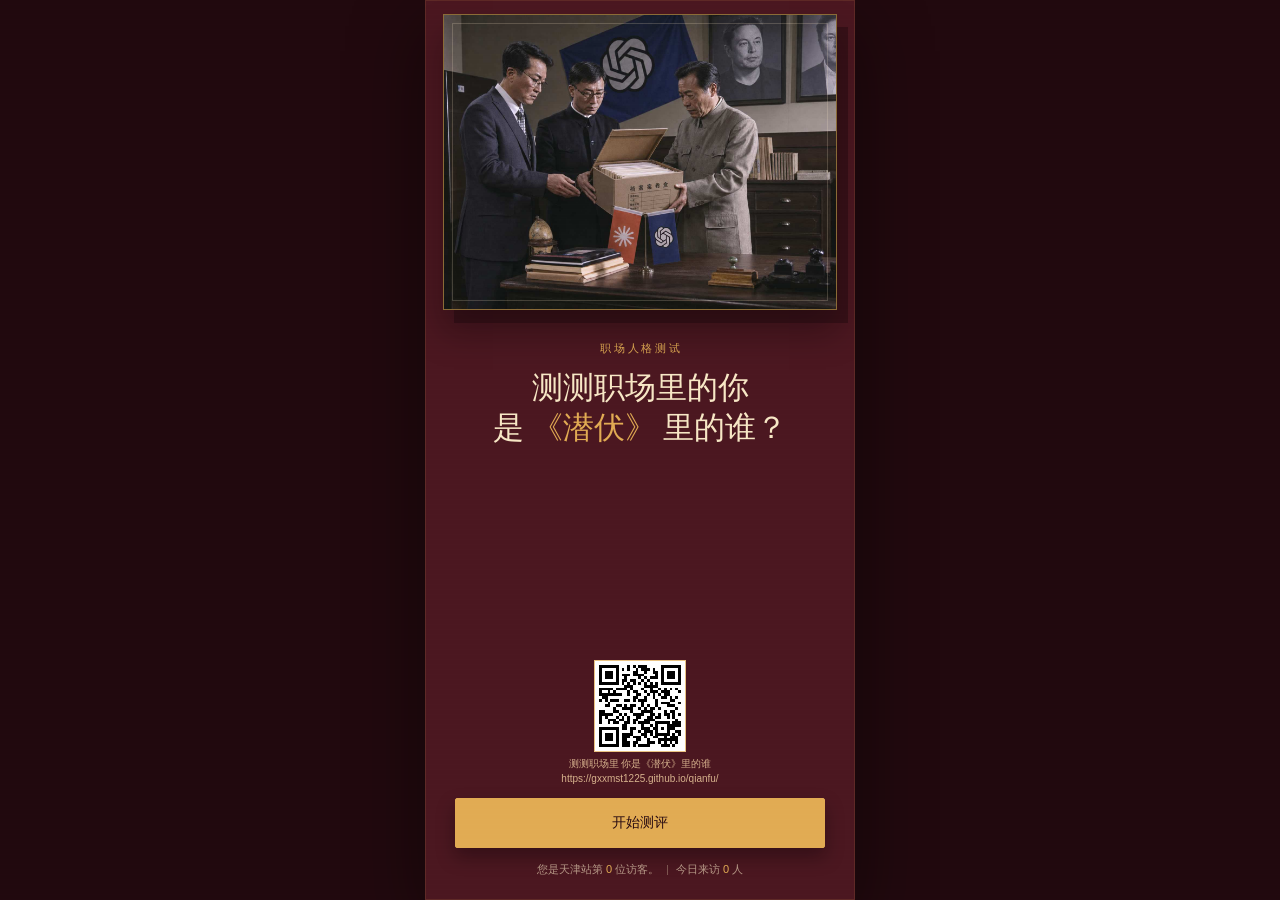
<file: index.html>
<!doctype html>
<html lang="zh-CN">
<head>
  <meta charset="utf-8">
  <meta name="viewport" content="width=device-width, initial-scale=1, viewport-fit=cover">
  <title>测测职场里的你，是《潜伏》里的谁？</title>
  <link rel="stylesheet" href="styles.css">
</head>
<body data-page="home">
  <main class="page home-page">
    <section class="home-photo">
      <img src="素材图片/新的封面.jpg" alt="三人手持档案的测试封面">
    </section>
    <section class="home-copy">
      <p class="eyebrow">职 场 人 格 测 试</p>
      <h1>测测职场里的你<br>是 <em>《潜伏》</em> 里的谁？</h1>
    </section>
    <section class="home-share" aria-label="扫码进入测试">
      <img class="home-share-qr" src="素材图片/qianfu-share-qr.png" alt="扫码打开测测职场里的你，是《潜伏》里的谁" width="480" height="480">
      <div class="home-share-copy">
        <p>测测职场里 你是《潜伏》里的谁</p>
        <p>https://gxxmst1225.github.io/qianfu/</p>
      </div>
    </section>
    <div class="home-action"><a class="poster-button" href="overview.html" data-start-quiz>开始测评</a></div>
    <p class="home-visitor" data-visitor-counter>您是天津站第 <span data-counter-total>0</span> 位访客。<span class="home-visitor-separator">|</span>今日来访 <span data-counter-daily>0</span> 人</p>
  </main>
  <script src="app-data.js"></script>
  <script src="app.js"></script>
</body>
</html>
</file>
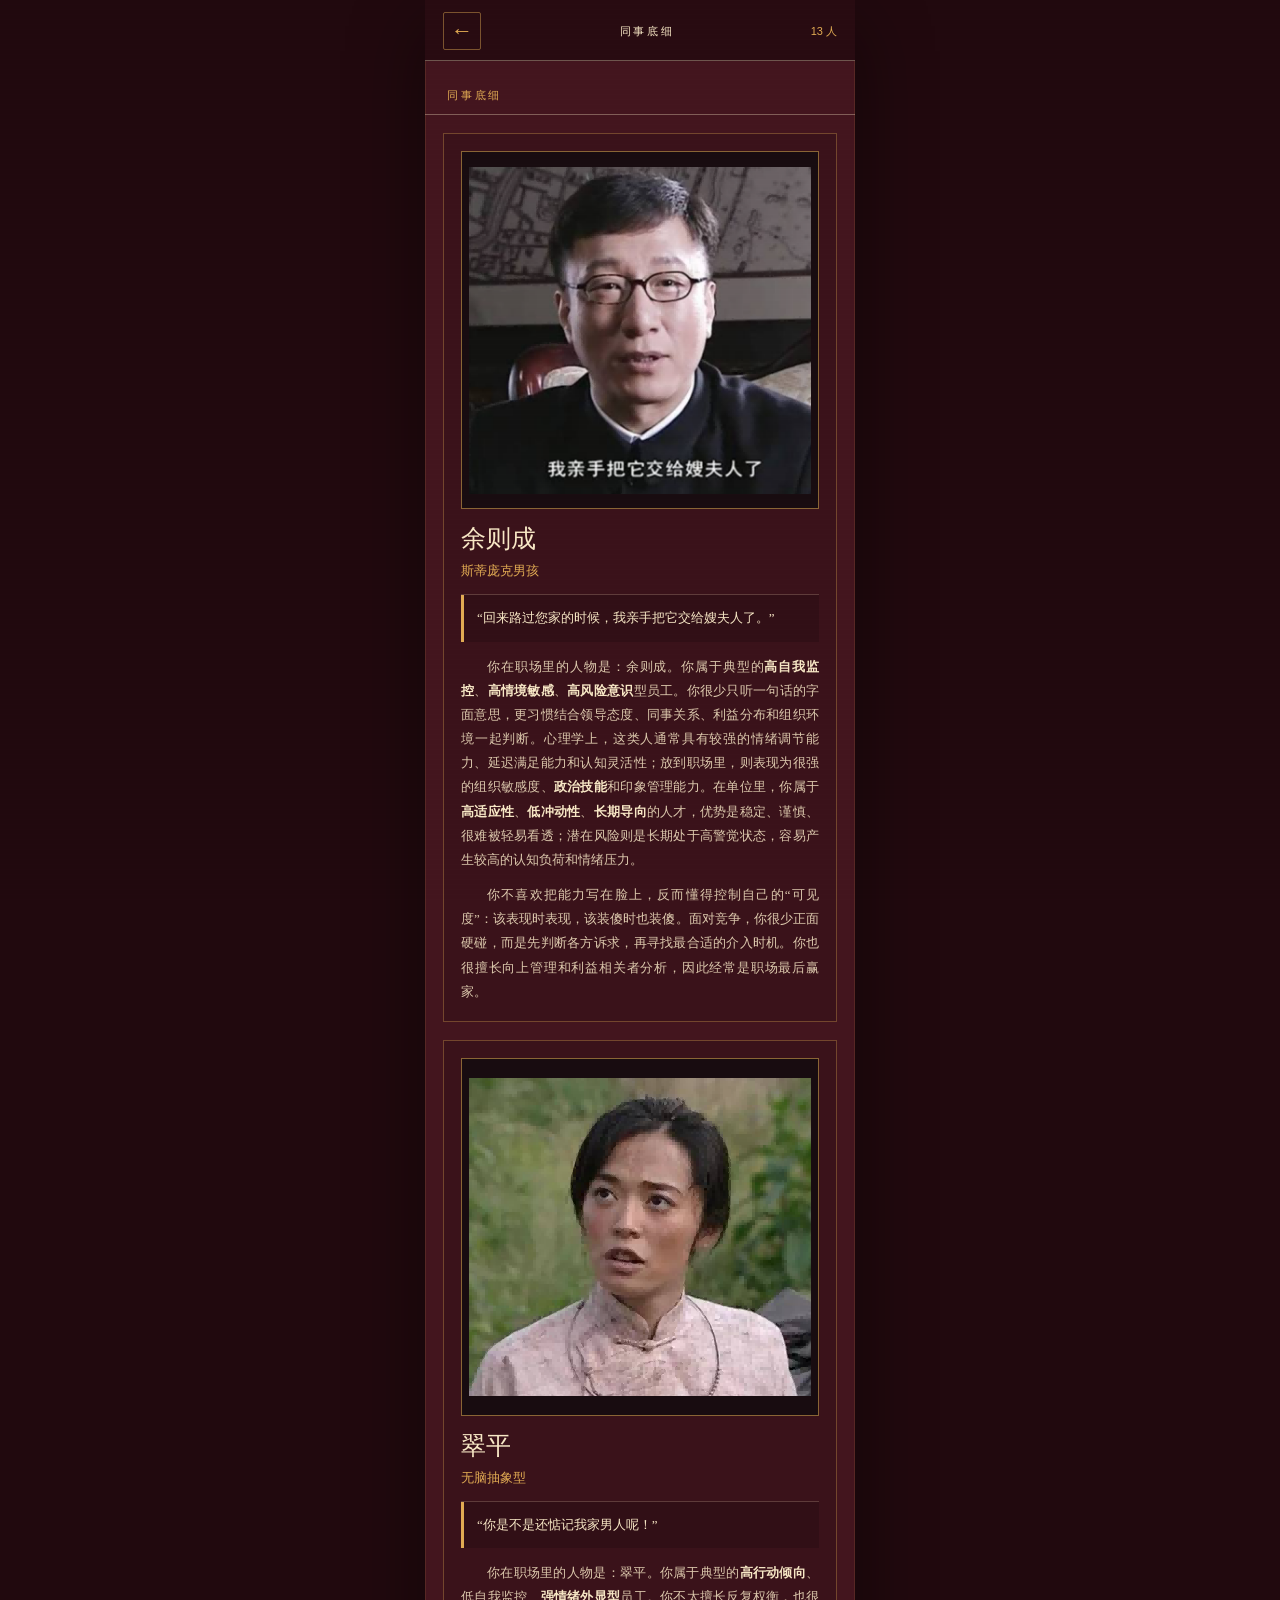
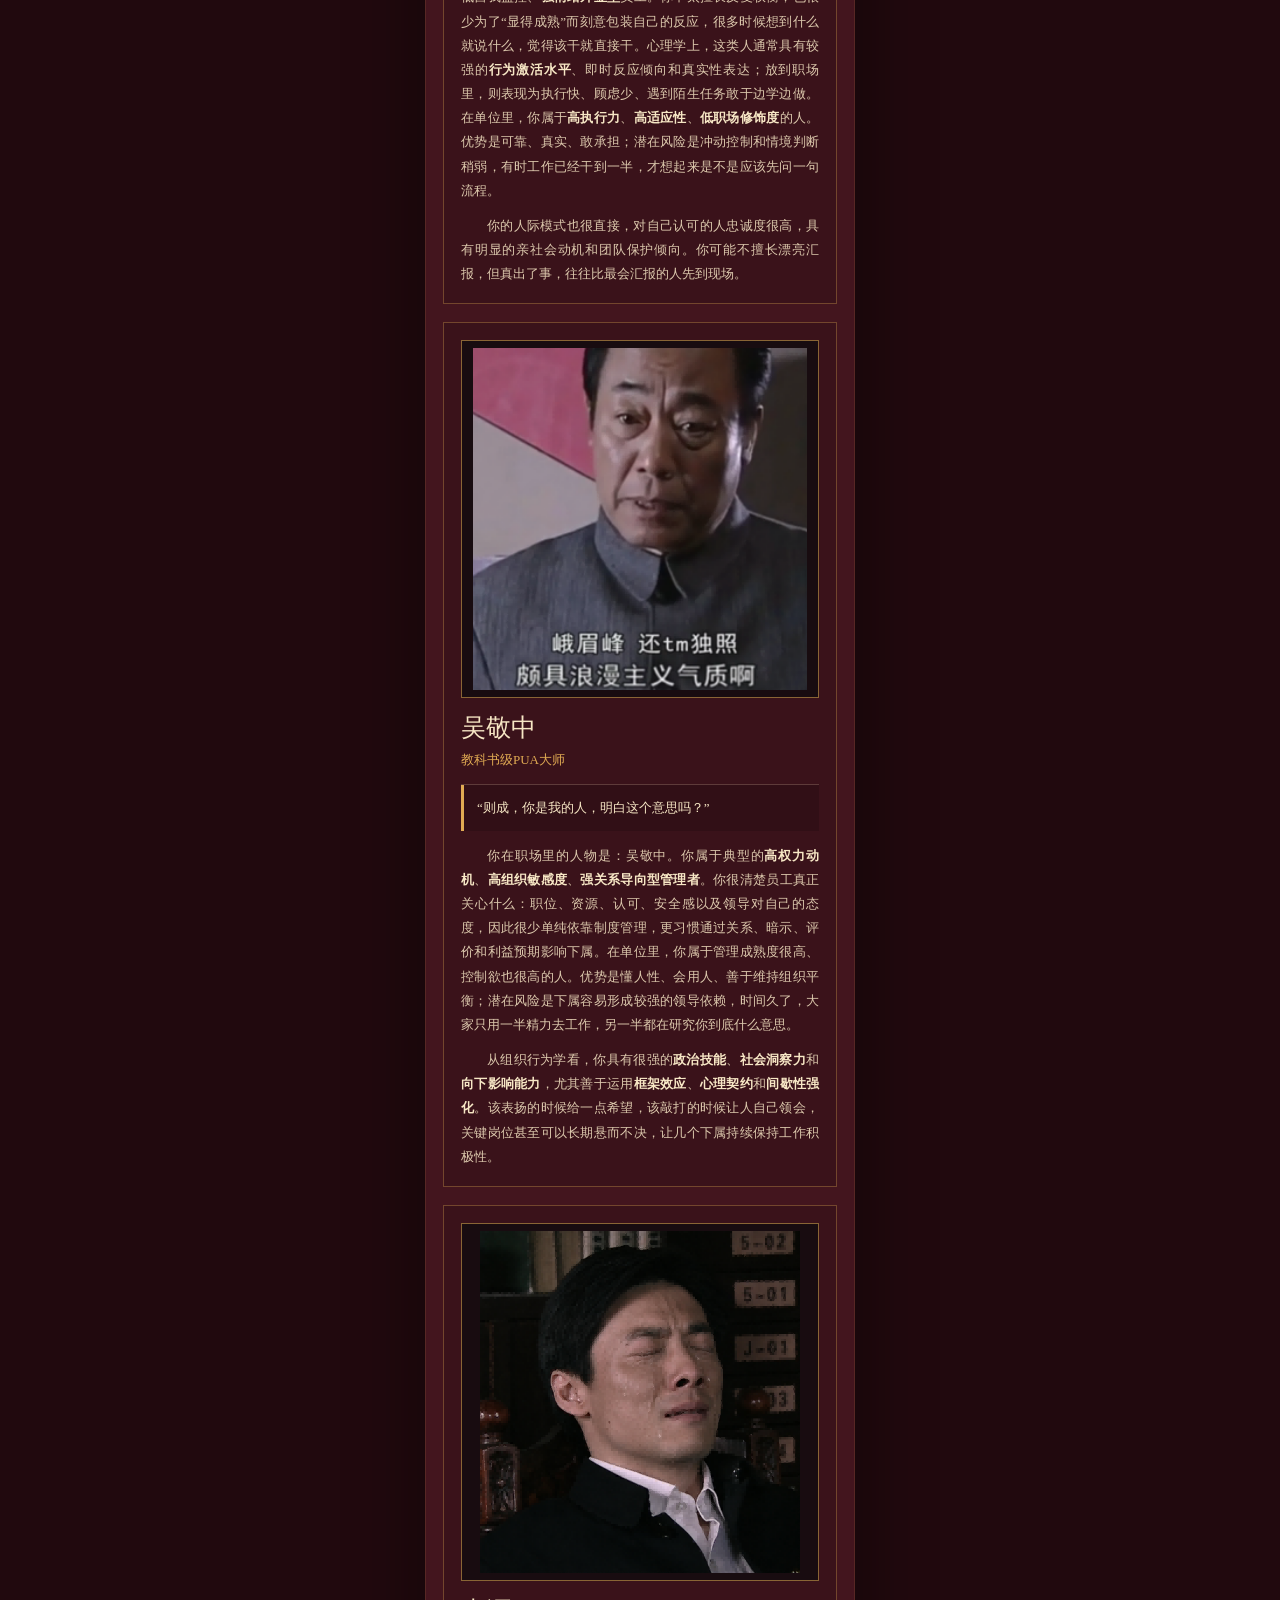
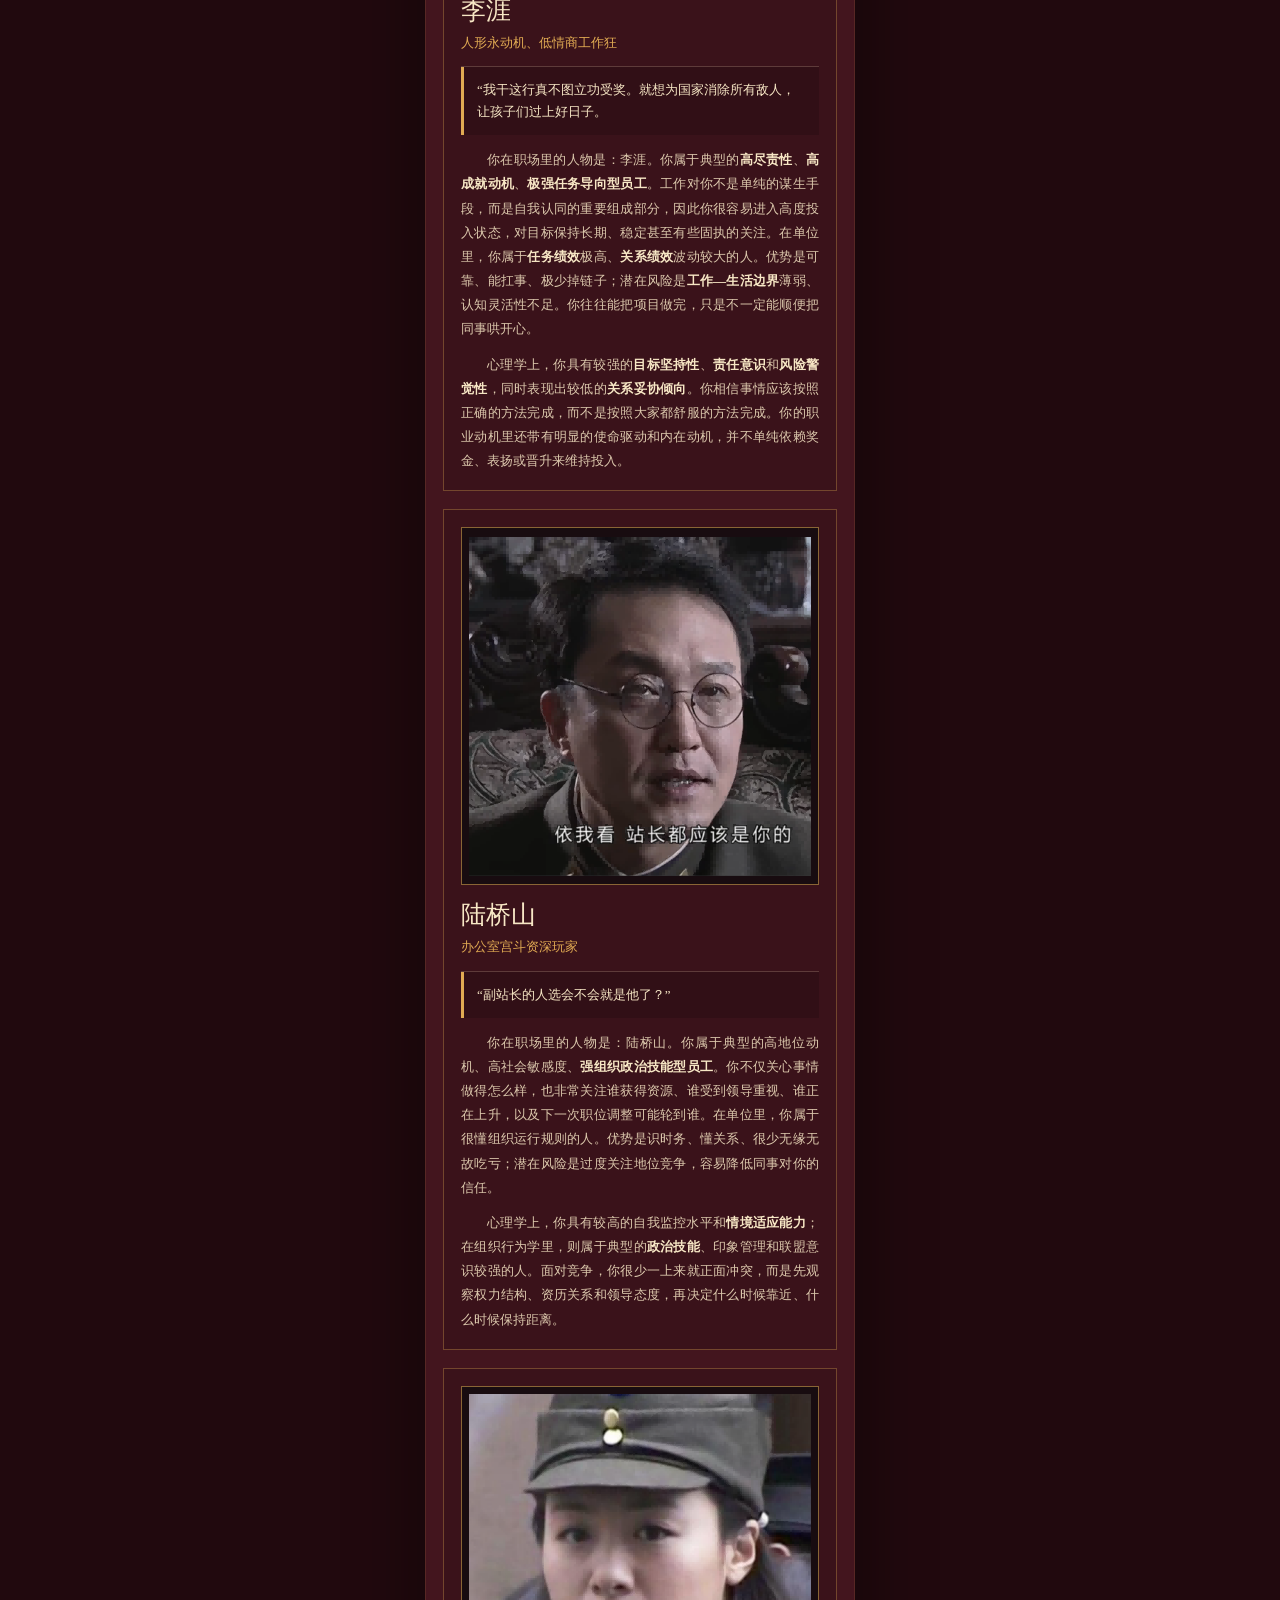
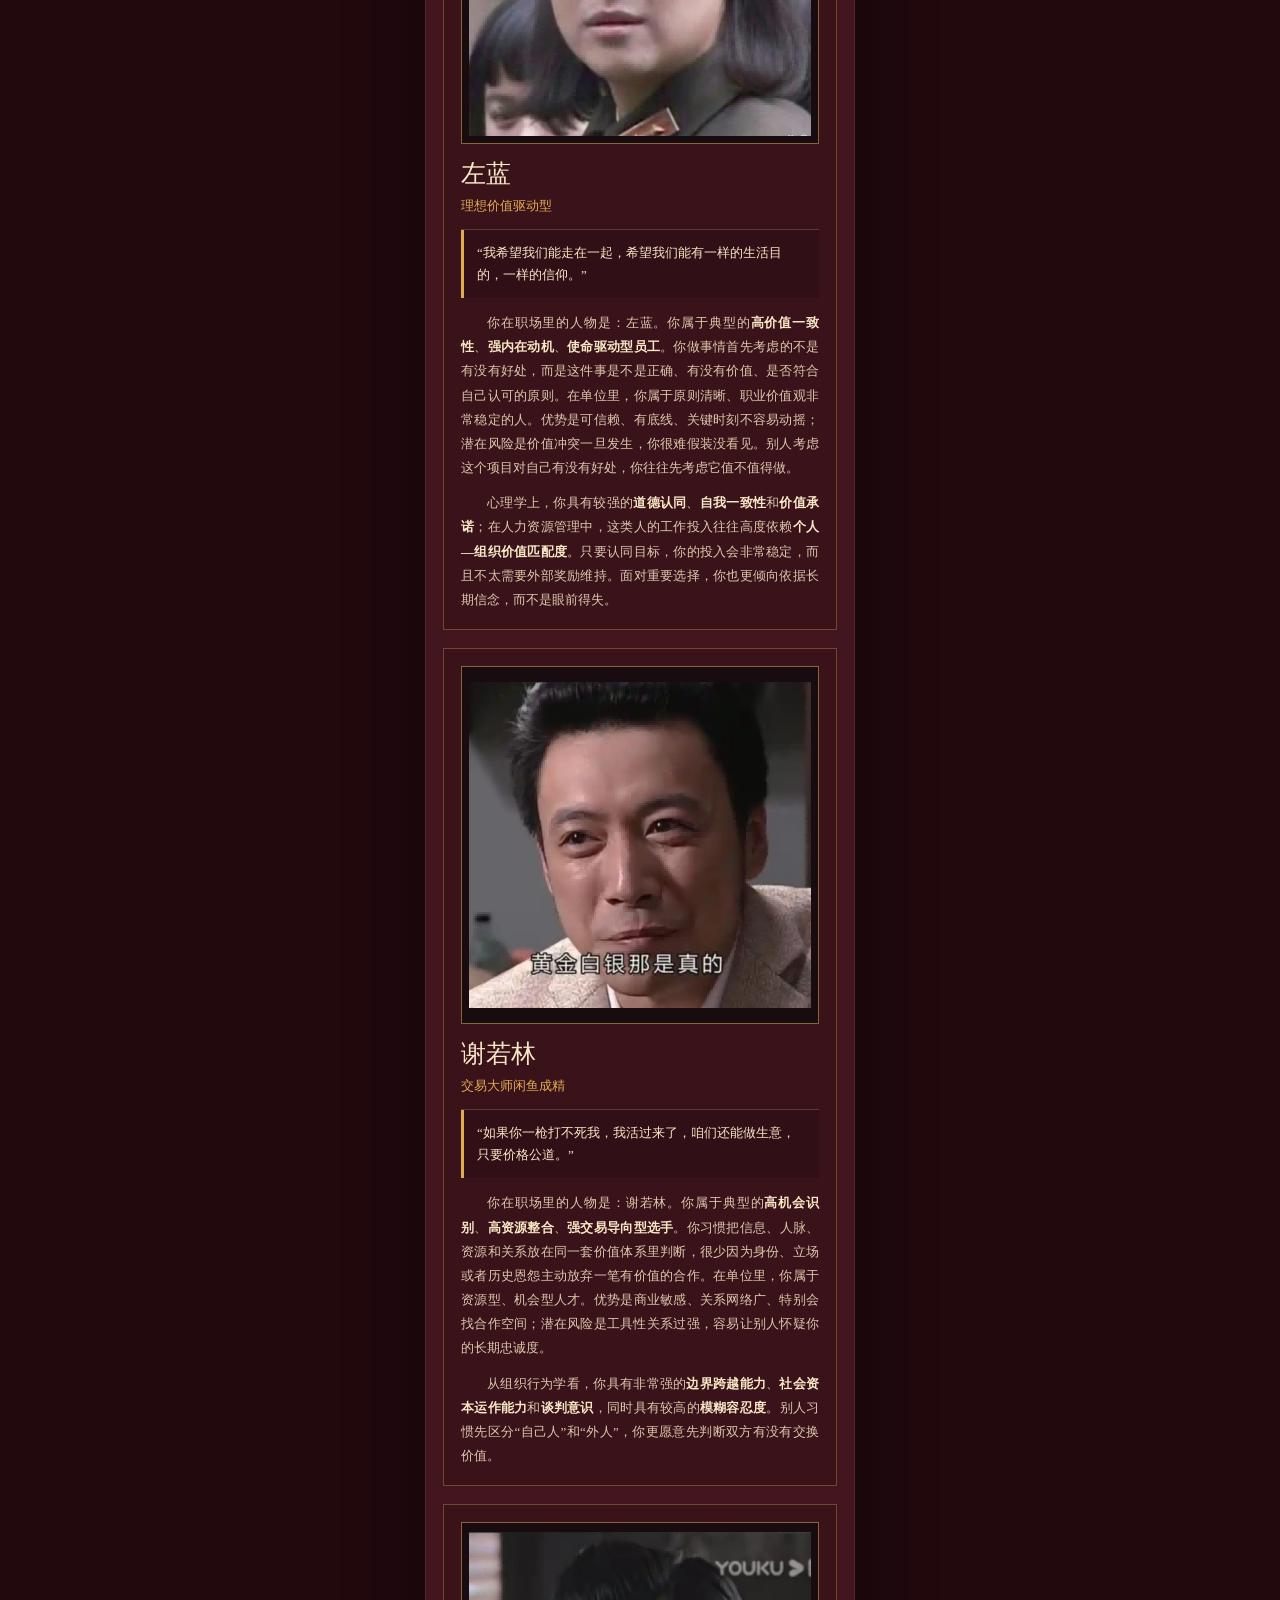
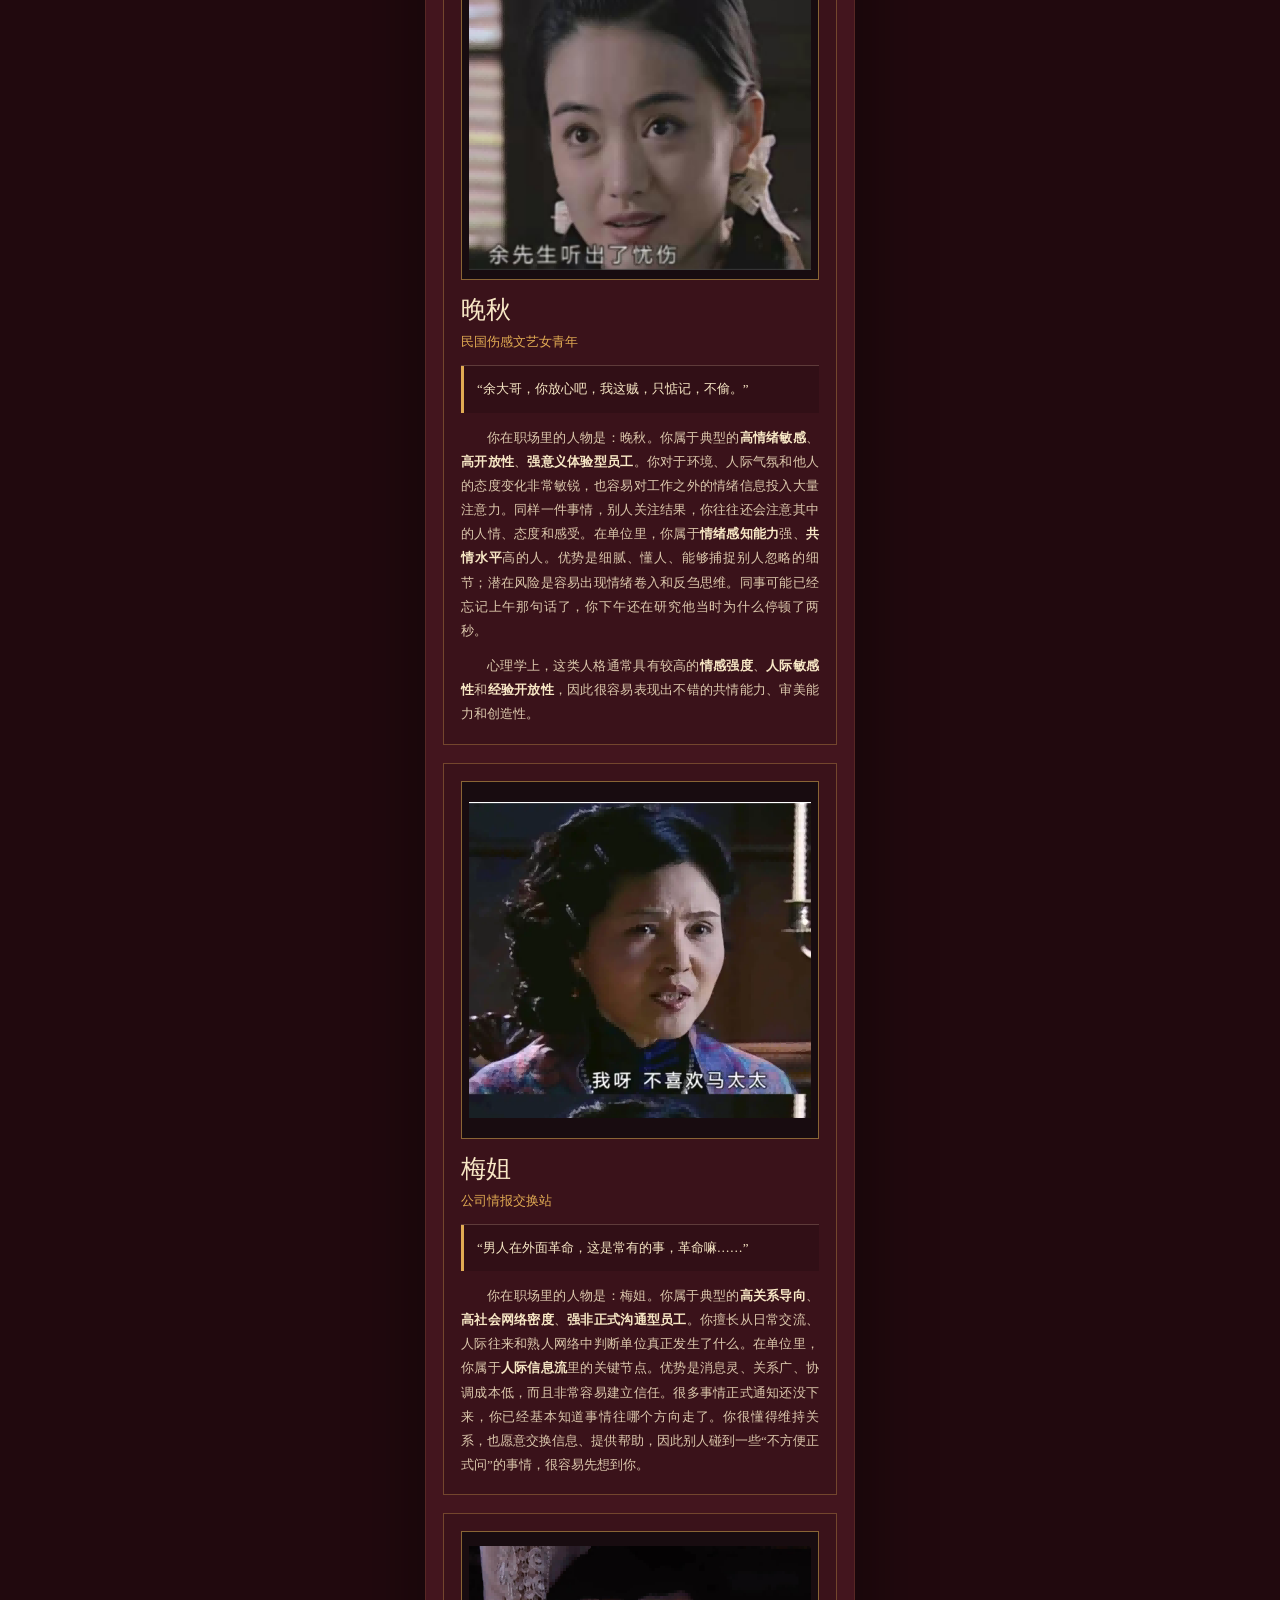
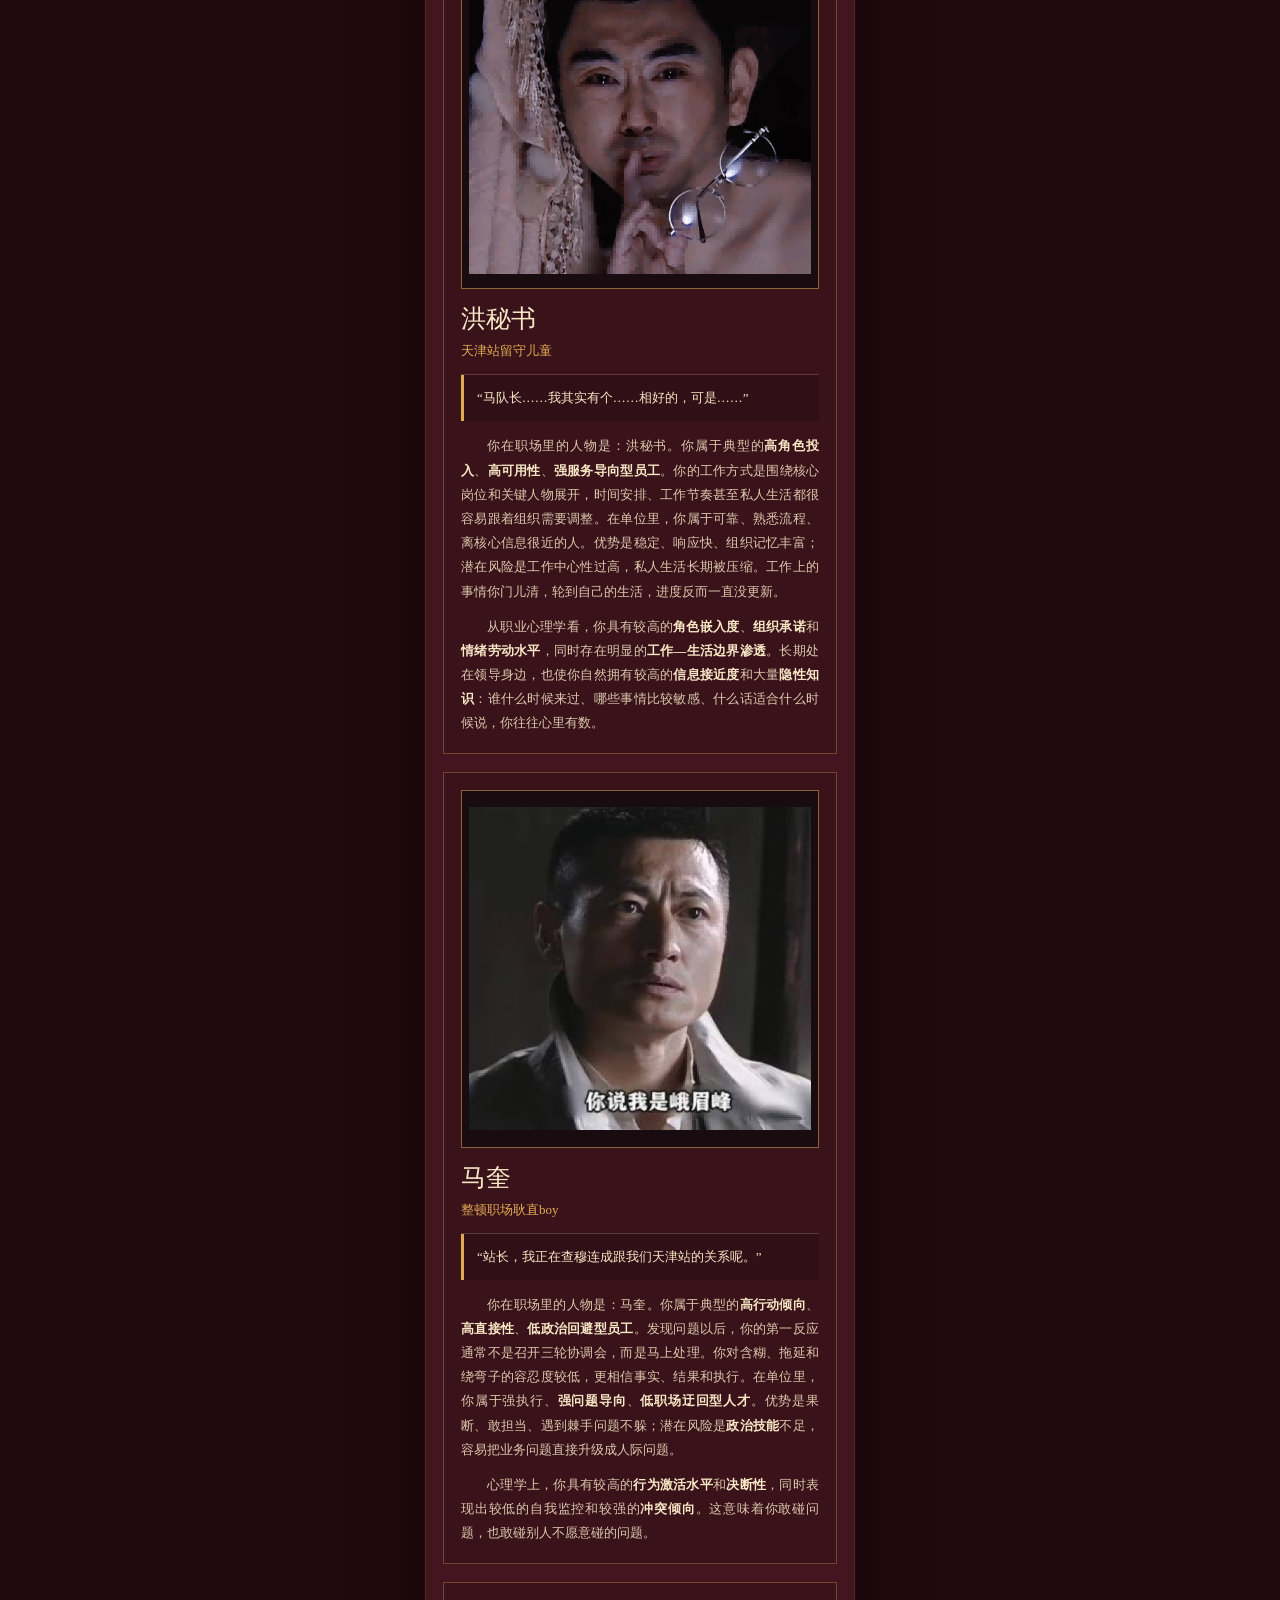
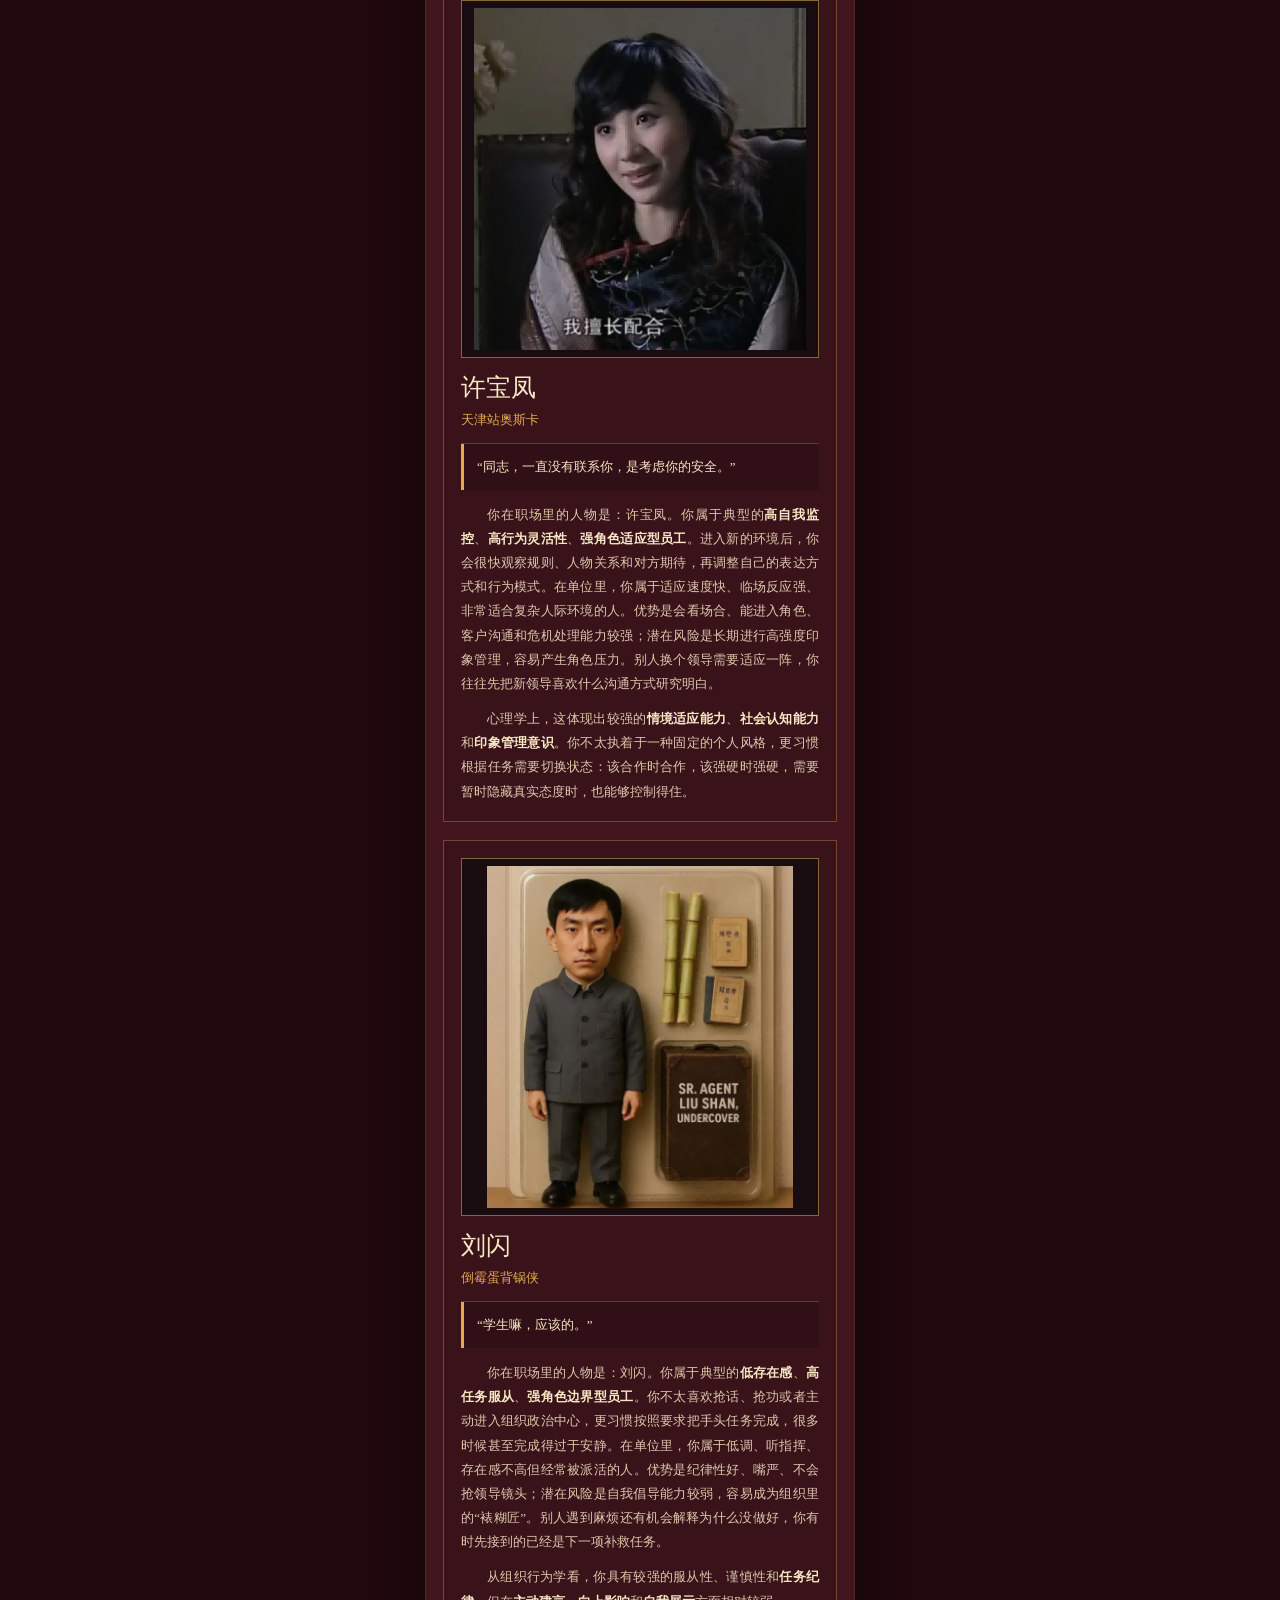
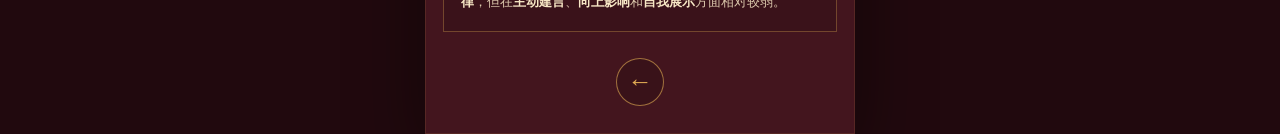
<file: colleagues.html>
<!doctype html>
<html lang="zh-CN">
<head>
  <meta charset="utf-8">
  <meta name="viewport" content="width=device-width, initial-scale=1, viewport-fit=cover">
  <title>同事底细</title>
  <link rel="stylesheet" href="styles.css">
</head>
<body data-page="colleagues">
  <main class="colleagues-page">
    <header class="site-bar colleagues-bar">
      <a class="back-link" href="result.html" aria-label="返回结果页">←</a>
      <span>同 事 底 细</span>
      <span class="minor">13 人</span>
    </header>
    <section class="colleague-intro"><div class="eyebrow">同 事 底 细</div></section>
    <section id="role-list" class="role-list"></section>
    <footer class="colleagues-return"><a class="bottom-back" href="result.html" aria-label="返回结果页" title="返回结果页">←</a></footer>
  </main>
  <script src="app-data.js"></script>
  <script src="app.js"></script>
</body>
</html>
</file>
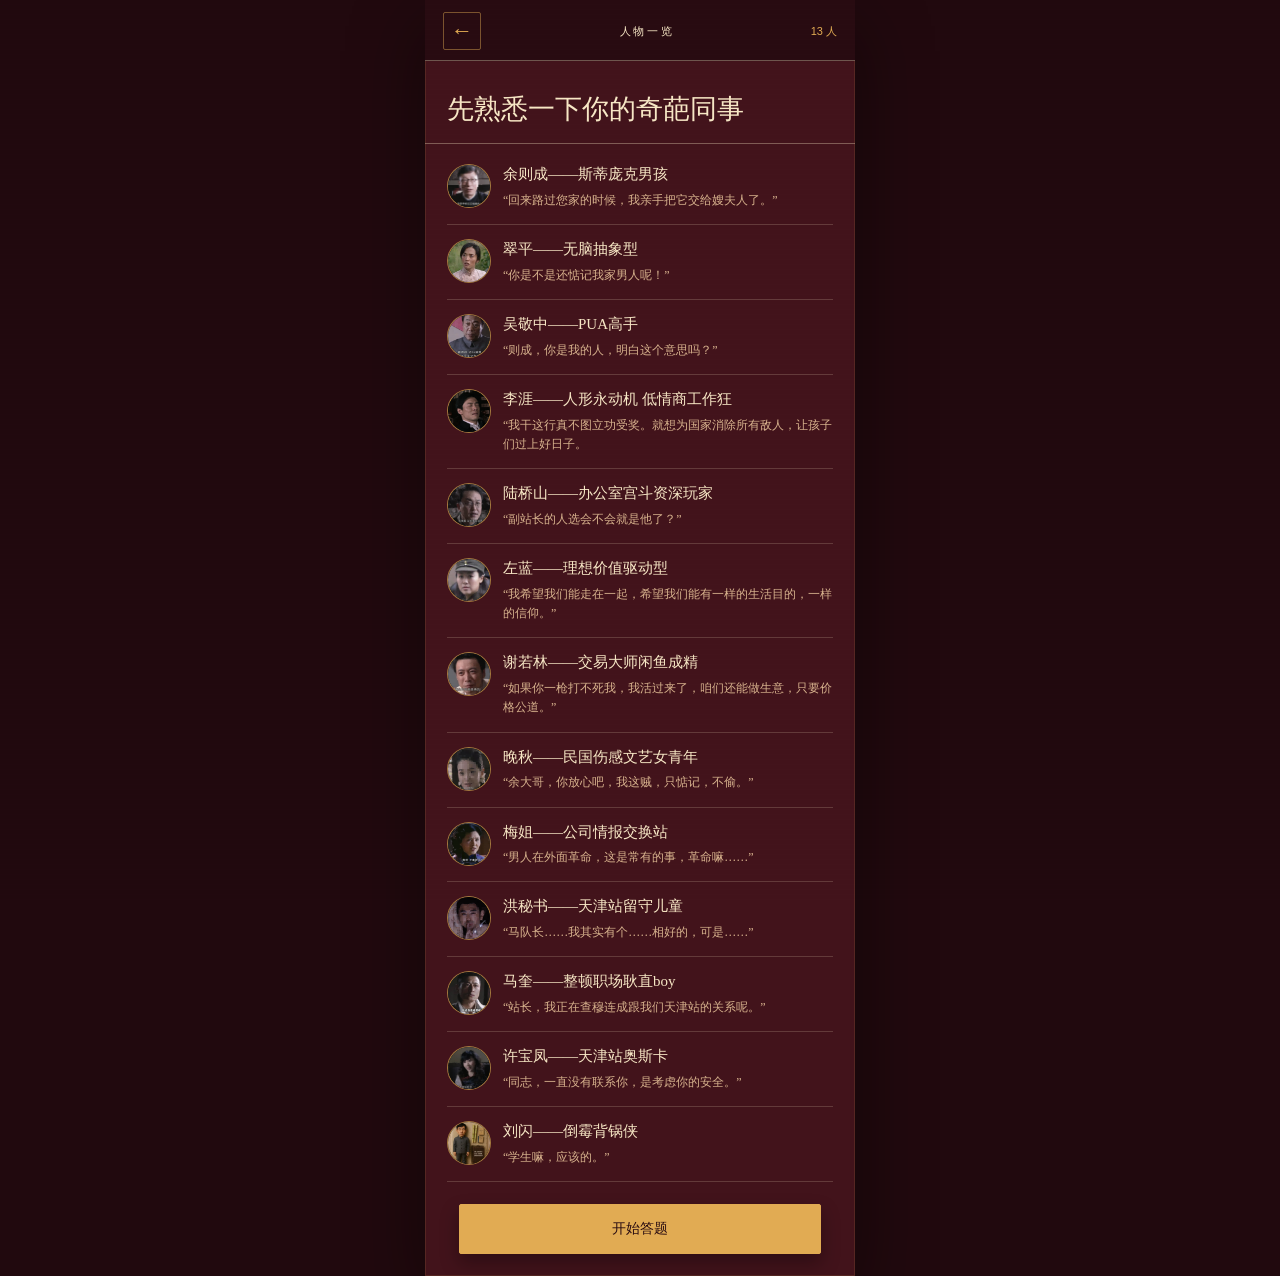
<file: overview.html>
<!doctype html>
<html lang="zh-CN">
<head>
  <meta charset="utf-8">
  <meta name="viewport" content="width=device-width, initial-scale=1, viewport-fit=cover">
  <title>你的同事一览表</title>
  <link rel="stylesheet" href="styles.css">
</head>
<body data-page="overview">
  <main class="page overview-page">
    <header class="site-bar overview-bar">
      <a class="back-link" href="home.html" aria-label="返回首页">←</a>
      <span>人 物 一 览</span>
      <span class="minor">13 人</span>
    </header>
    <section class="overview-intro">
      <h1>先熟悉一下你的奇葩同事</h1>
    </section>
    <section id="overview-list" class="overview-list" aria-label="同事一览表"></section>
    <div class="overview-action"><a class="poster-button" href="quiz.html" data-start-quiz>开始答题</a></div>
  </main>
  <script src="app-data.js"></script>
  <script src="app.js"></script>
</body>
</html>
</file>
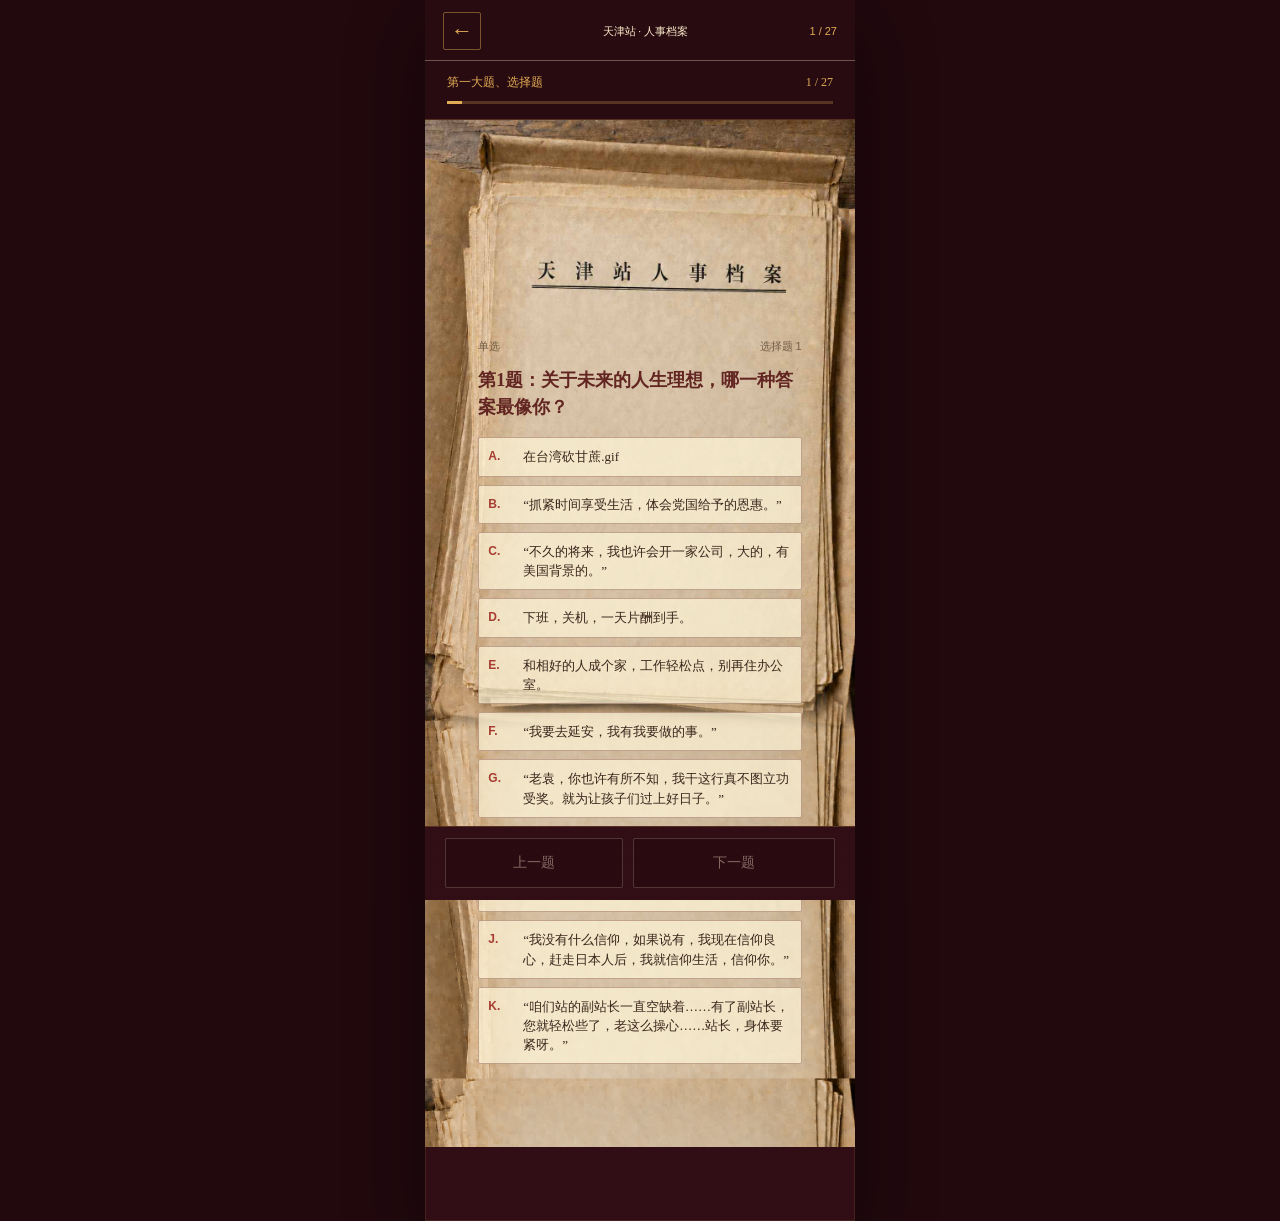
<file: quiz.html>
<!doctype html>
<html lang="zh-CN">
<head>
  <meta charset="utf-8">
  <meta name="viewport" content="width=device-width, initial-scale=1, viewport-fit=cover">
  <title>答题页</title>
  <link rel="stylesheet" href="styles.css">
</head>
<body data-page="quiz">
  <main class="page quiz-page">
    <header class="site-bar quiz-bar">
      <a class="back-link" href="overview.html" aria-label="返回同事一览表">←</a>
      <span>天津站 · 人事档案</span>
      <span id="quiz-count" class="minor">1 / 27</span>
    </header>
    <section class="quiz-head">
      <div class="quiz-head-row"><span id="quiz-section">第一大题 选择题</span><span id="quiz-progress-value">1 / 27</span></div>
      <div class="quiz-progress" aria-hidden="true"><span id="quiz-progress-bar"></span></div>
    </section>
    <div id="quiz-paper-root" class="quiz-paper-root"></div>
    <footer class="quiz-actions">
      <button id="quiz-previous" class="poster-button alt" type="button">上一题</button>
      <button id="quiz-next" class="poster-button" type="button">下一题</button>
    </footer>
  </main>
  <script src="app-data.js"></script>
  <script src="app.js"></script>
</body>
</html>
</file>
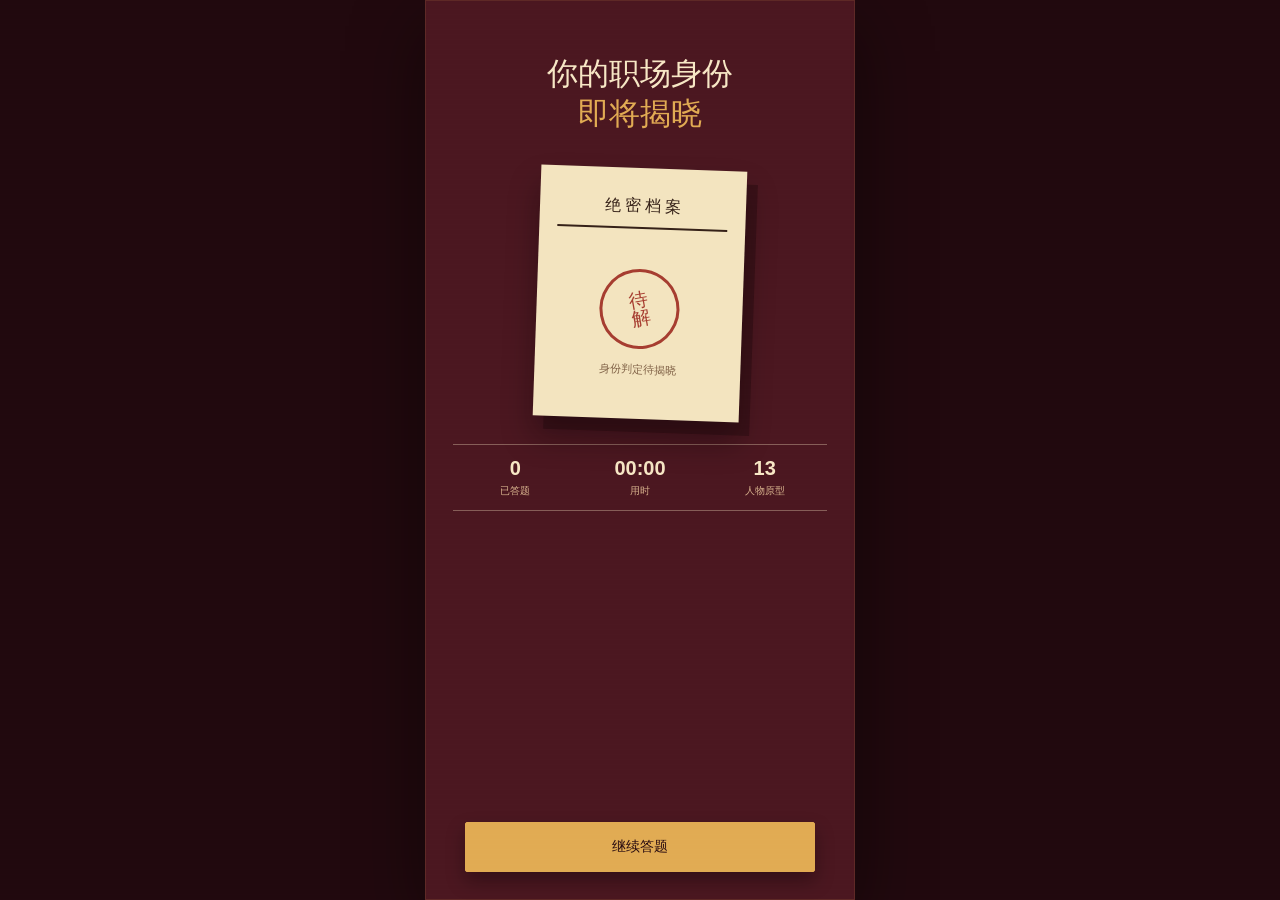
<file: ready.html>
<!doctype html>
<html lang="zh-CN">
<head>
  <meta charset="utf-8">
  <meta name="viewport" content="width=device-width, initial-scale=1, viewport-fit=cover">
  <title>准备看结果</title>
  <link rel="stylesheet" href="styles.css">
</head>
<body data-page="ready">
  <main class="page ready-page">
    <section class="ready-core">
      <h1>你的职场身份<br><em>即将揭晓</em></h1>
      <div class="ready-file" aria-hidden="true"><div class="ready-stamp">待<br>解</div></div>
      <div class="ready-stats">
        <div><b id="ready-answered">0</b><span>已答题</span></div>
        <div><b id="ready-time">00:00</b><span>用时</span></div>
        <div><b id="ready-total">13</b><span>人物原型</span></div>
      </div>
    </section>
    <div class="ready-action"><a id="ready-action" class="poster-button" href="result.html">打开最终档案</a></div>
  </main>
  <script src="app-data.js"></script>
  <script src="app.js"></script>
</body>
</html>
</file>
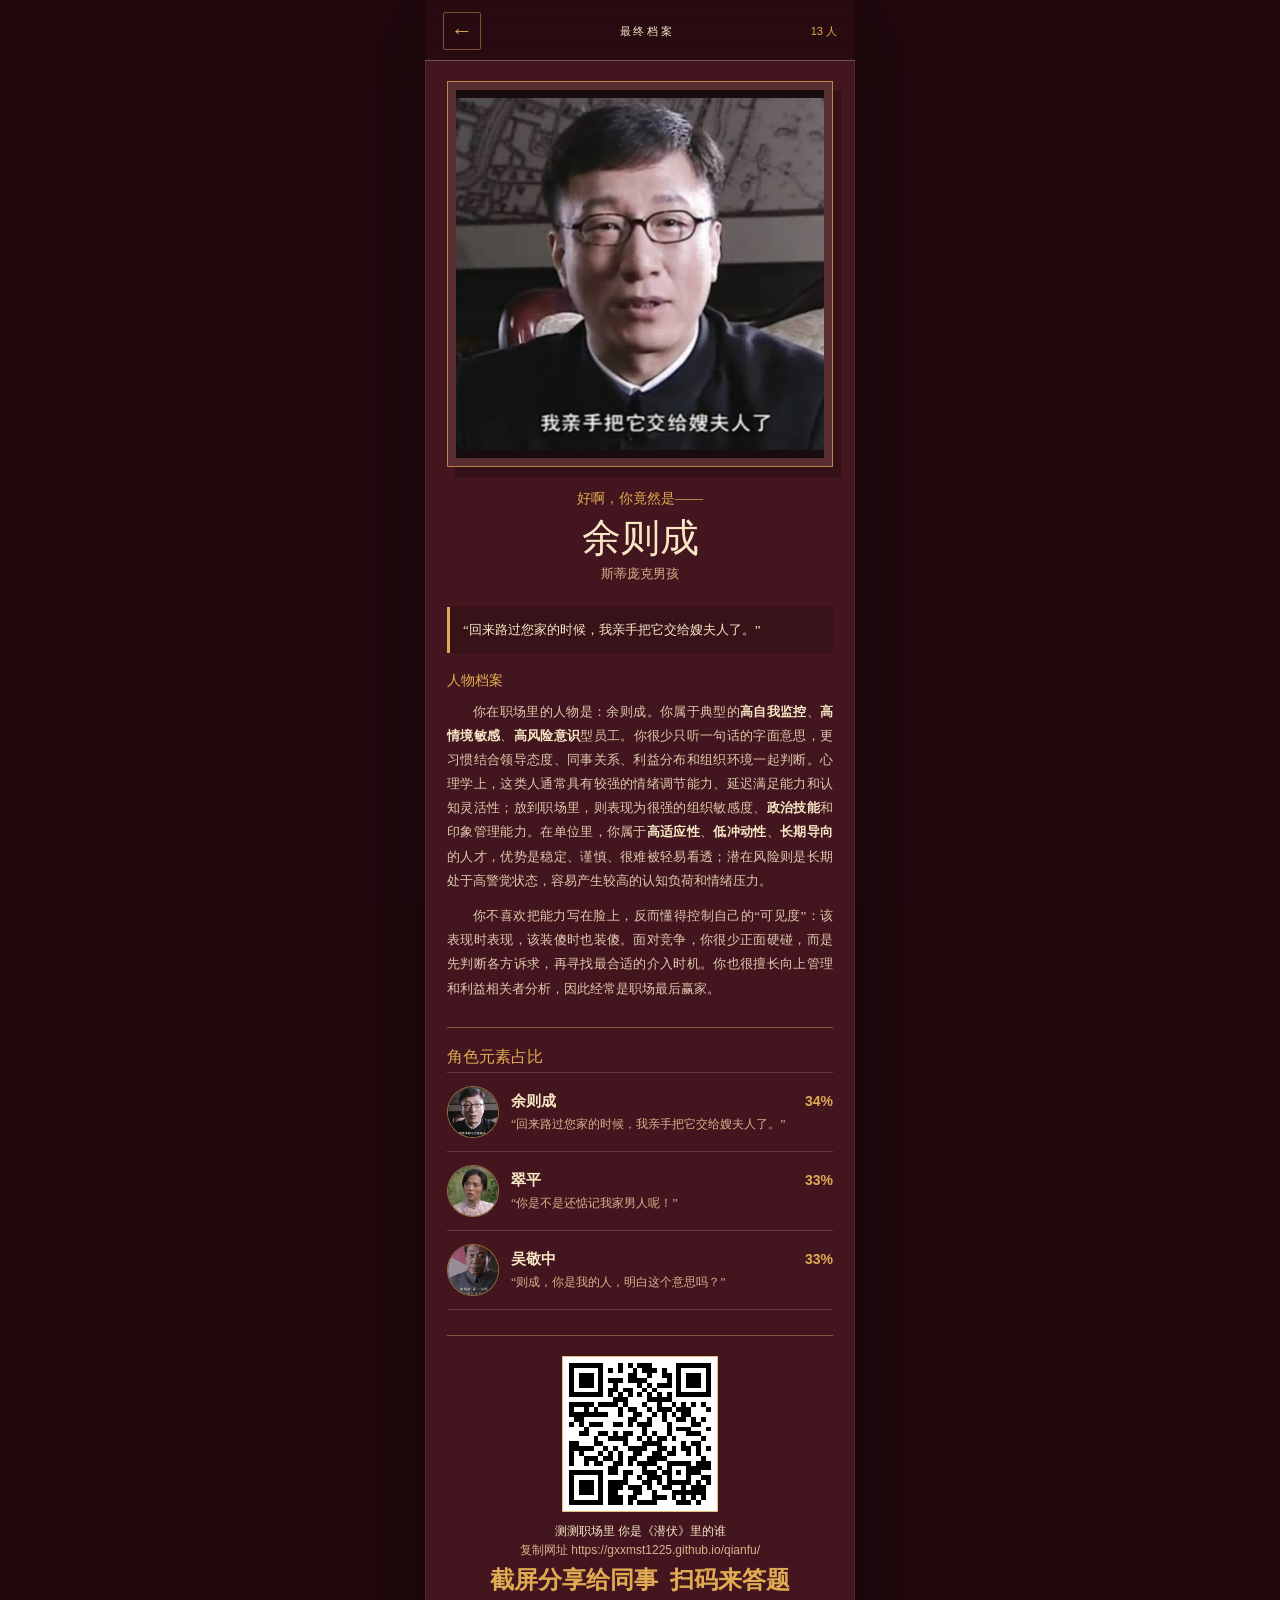
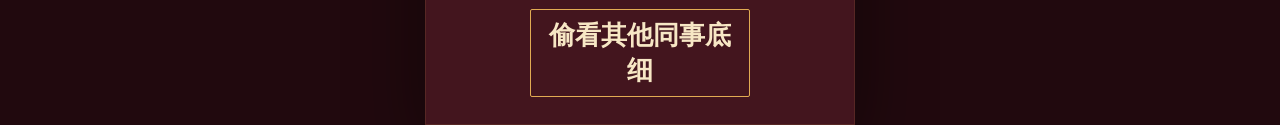
<file: result.html>
<!doctype html>
<html lang="zh-CN">
<head>
  <meta charset="utf-8">
  <meta name="viewport" content="width=device-width, initial-scale=1, viewport-fit=cover">
  <title>结果页</title>
  <link rel="stylesheet" href="styles.css">
</head>
<body data-page="result">
  <main class="page result-page">
    <header class="site-bar result-bar"><a class="back-link" href="ready.html" aria-label="返回准备看结果页">←</a><span>最 终 档 案</span><span class="minor">13 人</span></header>
    <div id="result-root" class="result-root"></div>
  </main>
  <script src="app-data.js"></script>
  <script src="app.js"></script>
</body>
</html>
</file>
<file: styles.css>
* {
  box-sizing: border-box;
}

:root {
  --wine: #4c1720;
  --wine-deep: #280b11;
  --wine-light: #6b2731;
  --gold: #e1ab53;
  --cream: #f7e7c5;
  --paper: #f3e4bf;
  --ink: #352118;
  --muted: #d7b28d;
  --line: rgba(247, 231, 197, 0.34);
  --shadow: rgba(10, 3, 5, 0.34);
}

html {
  min-height: 100%;
  background: var(--wine-deep);
}

body {
  min-width: 0;
  min-height: 100svh;
  margin: 0;
  color: var(--cream);
  background: var(--wine-deep);
  font-family: Georgia, "Songti SC", "STSong", "SimSun", serif;
  -webkit-font-smoothing: antialiased;
  text-rendering: optimizeLegibility;
}

body::before {
  position: fixed;
  z-index: 20;
  inset: 0;
  pointer-events: none;
  content: "";
  opacity: 0.08;
  background: repeating-linear-gradient(0deg, rgba(255, 255, 255, 0.26) 0 1px, transparent 1px 5px);
  mix-blend-mode: soft-light;
}

a {
  color: inherit;
  text-decoration: none;
}

button {
  border: 0;
  font: inherit;
}

button,
a {
  -webkit-tap-highlight-color: transparent;
}

button:focus-visible,
a:focus-visible {
  outline: 2px solid var(--cream);
  outline-offset: 3px;
}

.page,
.colleagues-page {
  width: 100%;
  max-width: 430px;
  min-height: 100svh;
  position: relative;
  z-index: 0;
  margin: 0 auto;
  background: var(--wine);
}

.page::after,
.colleagues-page::after {
  position: absolute;
  z-index: -1;
  inset: 0;
  pointer-events: none;
  content: "";
  border: 1px solid rgba(225, 171, 83, 0.12);
}

.site-bar {
  min-height: 58px;
  display: grid;
  grid-template-columns: 38px minmax(0, 1fr) auto;
  gap: 8px;
  align-items: center;
  padding: max(12px, env(safe-area-inset-top)) 18px 10px;
  border-bottom: 1px solid var(--line);
  color: var(--cream);
  font-size: 11px;
}

.site-bar > span:nth-child(2) {
  overflow: hidden;
  text-align: center;
  text-overflow: ellipsis;
  white-space: nowrap;
}

.site-bar .minor {
  color: var(--gold);
  font-family: -apple-system, BlinkMacSystemFont, "Segoe UI", sans-serif;
  font-size: 11px;
  font-variant-numeric: tabular-nums;
}

.back-link {
  width: 38px;
  height: 38px;
  display: grid;
  place-items: center;
  color: var(--gold);
  border: 1px solid rgba(225, 171, 83, 0.45);
  border-radius: 2px;
  font-family: -apple-system, BlinkMacSystemFont, "Segoe UI", sans-serif;
  font-size: 22px;
  line-height: 1;
}

.eyebrow {
  margin: 0;
  color: var(--gold);
  font-size: 11px;
  line-height: 1.3;
}

.poster-button {
  min-height: 50px;
  display: grid;
  place-items: center;
  padding: 10px 14px;
  color: var(--wine-deep);
  border: 1px solid var(--gold);
  border-radius: 2px;
  background: var(--gold);
  box-shadow: 0 9px 18px var(--shadow);
  cursor: pointer;
  font-size: 14px;
  line-height: 1.35;
  text-align: center;
}

.poster-button.alt {
  color: var(--cream);
  background: transparent;
  box-shadow: none;
}

.poster-button:disabled {
  color: rgba(247, 231, 197, 0.44);
  border-color: rgba(247, 231, 197, 0.2);
  background: rgba(0, 0, 0, 0.16);
  box-shadow: none;
  cursor: not-allowed;
}

/* Home */
.home-page {
  min-height: 100svh;
  display: flex;
  flex-direction: column;
  padding: max(14px, env(safe-area-inset-top)) 18px max(22px, env(safe-area-inset-bottom));
  overflow: hidden;
  background: #4b1720;
}

.home-photo {
  width: 100%;
  aspect-ratio: 4 / 3;
  position: relative;
  overflow: hidden;
  background: #12100f;
  border: 1px solid rgba(225, 171, 83, 0.58);
  box-shadow: 11px 13px 0 rgba(28, 8, 12, 0.44), 0 21px 32px var(--shadow);
}

.home-photo::after {
  position: absolute;
  inset: 8px;
  pointer-events: none;
  content: "";
  border: 1px solid rgba(247, 231, 197, 0.2);
}

.home-photo img {
  width: 100%;
  height: 100%;
  display: block;
  object-fit: contain;
}

.home-copy {
  padding: 31px 8px 0;
  text-align: center;
}

.home-copy h1 {
  margin: 13px 0 0;
  color: var(--cream);
  font-size: 31px;
  font-weight: 500;
  line-height: 1.3;
}

.home-copy h1 em {
  color: var(--gold);
  font-style: normal;
}

.home-action {
  margin-top: 12px;
  padding: 0 12px;
}

.home-share {
  display: grid;
  justify-items: center;
  margin-top: auto;
  padding: 16px 0 0;
}

.home-share-qr {
  width: 92px;
  height: 92px;
  display: block;
  padding: 4px;
  border: 1px solid rgba(225, 171, 83, 0.72);
  background: #fff;
  image-rendering: pixelated;
}

.home-share-copy {
  margin-top: 5px;
  color: var(--muted);
  font-family: -apple-system, BlinkMacSystemFont, "Segoe UI", sans-serif;
  font-size: 10px;
  line-height: 1.45;
  text-align: center;
}

.home-share-copy p {
  margin: 0;
}

.home-visitor {
  margin: 14px 0 0;
  color: rgba(247, 231, 197, 0.62);
  font-family: -apple-system, BlinkMacSystemFont, "Segoe UI", sans-serif;
  font-size: 11px;
  line-height: 1.45;
  text-align: center;
}

.home-visitor span {
  color: var(--gold);
  font-variant-numeric: tabular-nums;
}

.home-visitor .home-visitor-separator {
  margin: 0 7px;
  color: rgba(247, 231, 197, 0.34);
}

.visitor-counter-frame {
  position: fixed;
  z-index: -1;
  width: 1px;
  height: 1px;
  border: 0;
  opacity: 0;
  pointer-events: none;
}

/* Overview */
.overview-page {
  padding-bottom: max(22px, env(safe-area-inset-bottom));
  background: #42131b;
}

.overview-bar {
  background: var(--wine-deep);
}

.overview-intro {
  padding: 30px 22px 16px;
  border-bottom: 1px solid var(--line);
}

.overview-intro h1 {
  margin: 0;
  color: var(--cream);
  font-size: 27px;
  font-weight: 500;
  line-height: 1.35;
}

.overview-list {
  padding: 6px 22px 18px;
}

.overview-item {
  min-width: 0;
  display: grid;
  grid-template-columns: 44px minmax(0, 1fr);
  gap: 12px;
  align-items: start;
  padding: 14px 0;
  border-bottom: 1px solid rgba(247, 231, 197, 0.18);
}

.overview-avatar {
  width: 44px;
  height: 44px;
  overflow: hidden;
  border: 1px solid rgba(225, 171, 83, 0.68);
  border-radius: 50%;
  background: #211013;
}

.overview-avatar-image {
  width: 100%;
  height: 100%;
  display: block;
  object-fit: cover;
  object-position: center 22%;
}

.overview-copy {
  min-width: 0;
}

.overview-name {
  margin: 0;
  color: var(--cream);
  font-size: 15px;
  font-weight: 500;
  line-height: 1.45;
  overflow-wrap: anywhere;
}

.overview-quote {
  margin: 5px 0 0;
  color: var(--muted);
  font-size: 12px;
  line-height: 1.6;
}

.overview-action {
  padding: 4px 34px 0;
}

/* Quiz */
.quiz-page {
  padding-bottom: 0;
  background: #310d15;
}

.quiz-bar {
  position: sticky;
  z-index: 5;
  top: 0;
  background: var(--wine-deep);
}

.quiz-head {
  position: relative;
  z-index: 2;
  padding: 14px 22px 15px;
  background: var(--wine-deep);
  border-bottom: 1px solid rgba(225, 171, 83, 0.22);
}

.quiz-head-row {
  display: flex;
  justify-content: space-between;
  gap: 12px;
  margin-bottom: 11px;
  color: var(--gold);
  font-size: 12px;
  line-height: 1.25;
}

.quiz-progress {
  height: 3px;
  overflow: hidden;
  background: rgba(225, 171, 83, 0.26);
}

.quiz-progress span {
  width: 4%;
  height: 100%;
  display: block;
  background: var(--gold);
  transition: width 180ms ease;
}

.quiz-paper-root {
  min-width: 0;
}

.quiz-paper {
  width: 100%;
  min-height: 560px;
  position: relative;
  overflow: hidden;
  background: var(--paper) url("素材图片/天津站空白纸.jpg") top center / 100% auto no-repeat;
}

.quiz-paper::before {
  position: absolute;
  z-index: 0;
  top: min(132vw, 568px);
  right: 0;
  bottom: 0;
  left: 0;
  pointer-events: none;
  content: "";
  background: var(--paper) url("素材图片/天津站空白纸 - 副本.png") top center / 100% auto repeat-y;
  -webkit-mask-image: linear-gradient(to bottom, transparent 0, #000 42px);
  mask-image: linear-gradient(to bottom, transparent 0, #000 42px);
}

.paper-art {
  display: none;
}

.quiz-paper-copy {
  min-width: 0;
  position: relative;
  z-index: 1;
  /* Reserve the space occupied by the document title and its underline. */
  padding: clamp(165px, 48vw, 220px) 12.4% 83px;
  color: var(--ink);
}

.quiz-meta {
  display: flex;
  justify-content: space-between;
  gap: 12px;
  color: #725c43;
  font-family: -apple-system, BlinkMacSystemFont, "Segoe UI", sans-serif;
  font-size: 11px;
  line-height: 1.25;
}

.quiz-question {
  margin: 13px 0 16px;
  color: #622521;
  font-size: 18px;
  font-weight: 600;
  line-height: 1.52;
  overflow-wrap: anywhere;
}

.answer-options {
  display: grid;
  gap: 8px;
}

.answer-option {
  width: 100%;
  min-width: 0;
  display: grid;
  grid-template-columns: 29px minmax(0, 1fr);
  gap: 6px;
  align-items: start;
  padding: 9px 9px;
  color: #39251b;
  border: 1px solid rgba(103, 44, 40, 0.36);
  border-radius: 2px;
  background: rgba(255, 247, 217, 0.7);
  cursor: pointer;
  font-size: 13px;
  line-height: 1.48;
  text-align: left;
}

.answer-option.is-selected {
  color: #3b1c19;
  border: 2px solid #a63d30;
  background: rgba(225, 171, 83, 0.34);
  box-shadow: inset 0 0 0 1px rgba(247, 231, 197, 0.68);
}

.option-mark {
  color: #a63d30;
  font-family: -apple-system, BlinkMacSystemFont, "Segoe UI", sans-serif;
  font-size: 12px;
  font-weight: 700;
  line-height: 1.6;
}

.option-copy {
  min-width: 0;
  overflow-wrap: anywhere;
}

.binary-options {
  grid-template-columns: repeat(2, minmax(0, 1fr));
}

.binary-options .answer-option {
  min-height: 58px;
  grid-template-columns: 1fr;
  place-items: center;
  padding: 10px;
  text-align: center;
}

.binary-options .option-mark {
  font-size: 15px;
}

.binary-options .option-copy {
  display: none;
}

.quiz-actions {
  position: sticky;
  z-index: 4;
  bottom: 0;
  display: grid;
  grid-template-columns: minmax(0, 1fr) minmax(0, 1.14fr);
  gap: 10px;
  padding: 11px 20px max(12px, env(safe-area-inset-bottom));
  border-top: 1px solid rgba(225, 171, 83, 0.22);
  background: #310d15;
}

/* Ready */
.ready-page {
  min-height: 100svh;
  display: flex;
  flex-direction: column;
  overflow: hidden;
  background: #4b1720;
  text-align: center;
}

.ready-core {
  padding: max(54px, env(safe-area-inset-top)) 28px 0;
}

.ready-core h1 {
  margin: 0;
  color: var(--cream);
  font-size: 31px;
  font-weight: 500;
  line-height: 1.28;
}

.ready-core h1 em {
  color: var(--gold);
  font-style: normal;
}

.ready-file {
  width: 206px;
  height: 251px;
  position: relative;
  margin: 35px auto 25px;
  padding: 28px 18px;
  color: var(--ink);
  background: var(--paper);
  box-shadow: 11px 13px 0 rgba(26, 7, 10, 0.36), 0 20px 30px var(--shadow);
  transform: rotate(2deg);
}

.ready-file::before {
  display: block;
  padding-bottom: 10px;
  content: "绝 密 档 案";
  border-bottom: 2px solid var(--ink);
  font-size: 16px;
}

.ready-file::after {
  display: block;
  margin-top: 13px;
  color: #806247;
  content: "身份判定待揭晓";
  font-size: 11px;
}

.ready-stamp {
  width: 80px;
  height: 80px;
  display: grid;
  place-items: center;
  margin: 40px auto 0;
  color: #a63d30;
  border: 3px solid #a63d30;
  border-radius: 50%;
  font-size: 19px;
  line-height: 1;
  transform: rotate(-12deg);
}

.ready-stats {
  display: grid;
  grid-template-columns: repeat(3, minmax(0, 1fr));
  padding: 13px 0;
  border-top: 1px solid var(--line);
  border-bottom: 1px solid var(--line);
}

.ready-stats b {
  display: block;
  font-family: -apple-system, BlinkMacSystemFont, "Segoe UI", sans-serif;
  font-size: 20px;
  font-variant-numeric: tabular-nums;
  line-height: 1;
}

.ready-stats span {
  display: block;
  margin-top: 6px;
  color: var(--muted);
  font-size: 10px;
  line-height: 1.3;
}

.ready-action {
  margin-top: auto;
  padding: 28px 40px max(28px, env(safe-area-inset-bottom));
}

/* Result */
.result-page {
  padding-bottom: max(24px, env(safe-area-inset-bottom));
  background: #43151e;
}

.result-bar {
  background: var(--wine-deep);
}

.result-root {
  padding: 20px 22px 0;
}

.result-portrait {
  width: 100%;
  aspect-ratio: 1 / 1;
  overflow: hidden;
  padding: 8px;
  background: rgba(242, 217, 173, 0.12);
  border: 1px solid rgba(225, 171, 83, 0.72);
  box-shadow: 8px 10px 0 rgba(28, 8, 12, 0.38);
}

.result-portrait-image {
  width: 100%;
  height: 100%;
  display: block;
  object-fit: contain;
  background: #180c10;
}

.result-identity {
  padding: 22px 0 0;
  text-align: center;
}

.result-lead {
  margin: 0;
  color: var(--gold);
  font-size: 14px;
  line-height: 1.4;
}

.result-name {
  margin: 8px 0 5px;
  color: var(--cream);
  font-size: 39px;
  font-weight: 500;
  line-height: 1.1;
}

.result-tag {
  margin: 0;
  color: var(--muted);
  font-size: 13px;
  line-height: 1.55;
}

.result-archive {
  padding: 22px 0 0;
}

.result-quote,
.role-quote {
  margin: 0;
  padding: 12px 13px;
  color: var(--cream);
  border-left: 3px solid var(--gold);
  background: rgba(0, 0, 0, 0.16);
  font-size: 13px;
  line-height: 1.7;
}

.result-archive-title {
  margin: 19px 0 9px;
  color: var(--gold);
  font-size: 14px;
  font-weight: 500;
  line-height: 1.35;
}

.result-analysis,
.role-analysis {
  margin: 0;
  color: rgba(247, 231, 197, 0.86);
  font-size: 13px;
  line-height: 1.86;
  text-align: justify;
  text-indent: 2em;
}

.result-analysis + .result-analysis,
.role-analysis + .role-analysis {
  margin-top: 11px;
}

.professional-term {
  color: var(--cream);
  font-weight: 700;
}

.role-composition {
  margin-top: 26px;
  padding: 18px 0 0;
  border-top: 1px solid rgba(225, 171, 83, 0.44);
}

.role-composition-title {
  margin: 0 0 5px;
  color: var(--gold);
  font-size: 16px;
  font-weight: 500;
  line-height: 1.35;
}

.role-composition-list {
  border-bottom: 1px solid rgba(247, 231, 197, 0.18);
}

.role-composition-item {
  min-width: 0;
  display: grid;
  grid-template-columns: 52px minmax(0, 1fr);
  gap: 12px;
  align-items: center;
  padding: 13px 0;
  border-top: 1px solid rgba(247, 231, 197, 0.18);
}

.composition-avatar {
  width: 52px;
  height: 52px;
  overflow: hidden;
  border: 1px solid rgba(225, 171, 83, 0.64);
  border-radius: 50%;
  background: #180c10;
}

.composition-avatar-image {
  width: 100%;
  height: 100%;
  display: block;
  object-fit: cover;
  object-position: center 20%;
}

.composition-copy {
  min-width: 0;
}

.composition-identity {
  display: flex;
  justify-content: space-between;
  gap: 12px;
  align-items: baseline;
  color: var(--cream);
  font-size: 15px;
  line-height: 1.35;
}

.composition-name {
  min-width: 0;
  font-weight: 600;
}

.composition-percent {
  flex: 0 0 auto;
  color: var(--gold);
  font-family: -apple-system, BlinkMacSystemFont, "Segoe UI", sans-serif;
  font-size: 14px;
  font-weight: 700;
  font-variant-numeric: tabular-nums;
}

.composition-quote {
  margin: 4px 0 0;
  color: var(--muted);
  font-size: 12px;
  line-height: 1.6;
}

.result-actions {
  display: grid;
  grid-template-columns: minmax(0, 220px);
  justify-content: center;
  gap: 8px;
  padding: 12px 0 4px;
}

.result-actions .poster-button {
  min-width: 0;
  min-height: 42px;
  padding: 8px 10px;
  font-size: 26px;
  font-weight: 700;
  overflow-wrap: anywhere;
  white-space: pre-line;
}

.result-share-panel {
  display: grid;
  justify-items: center;
  margin-top: 25px;
  padding: 20px 0 0;
  border-top: 1px solid rgba(225, 171, 83, 0.44);
}

.result-share-qr {
  width: 156px;
  height: 156px;
  display: block;
  padding: 6px;
  border: 1px solid rgba(225, 171, 83, 0.76);
  background: #fff;
  image-rendering: pixelated;
}

.result-share-copy {
  max-width: 100%;
  margin-top: 10px;
  color: rgba(247, 231, 197, 0.72);
  text-align: center;
}

.result-share-caption,
.result-share-url {
  margin: 0;
  line-height: 1.55;
}

.result-share-caption {
  color: var(--cream);
  font-size: 12px;
}

.result-share-url {
  color: var(--muted);
  font-family: -apple-system, BlinkMacSystemFont, "Segoe UI", sans-serif;
  font-size: 12px;
  overflow-wrap: anywhere;
}

.result-share-hint {
  margin: 5px 0 0;
  color: var(--gold);
  font-size: 24px;
  font-weight: 700;
  line-height: 1.35;
  white-space: pre;
}

/* Colleague profiles */
.colleagues-page {
  padding-bottom: max(24px, env(safe-area-inset-bottom));
  background: #43151e;
}

.colleagues-bar {
  background: var(--wine-deep);
}

.colleague-intro {
  padding: 27px 22px 12px;
  border-bottom: 1px solid var(--line);
}

.role-list {
  display: grid;
  gap: 18px;
  padding: 18px 18px 0;
}

.role-card {
  min-width: 0;
  padding: 17px;
  border: 1px solid rgba(225, 171, 83, 0.34);
  background: rgba(0, 0, 0, 0.14);
}

.role-heading {
  padding-bottom: 13px;
  border-bottom: 1px solid rgba(247, 231, 197, 0.19);
}

.role-name {
  margin: 0;
  color: var(--cream);
  font-size: 25px;
  font-weight: 500;
  line-height: 1.2;
}

.role-tag {
  margin: 7px 0 0;
  color: var(--gold);
  font-size: 13px;
  line-height: 1.55;
}

.role-portrait {
  width: 100%;
  aspect-ratio: 1 / 1;
  margin: 0 0 15px;
  overflow: hidden;
  padding: 7px;
  background: #180c10;
  border: 1px solid rgba(225, 171, 83, 0.56);
}

.role-portrait-image {
  width: 100%;
  height: 100%;
  display: block;
  object-fit: contain;
}

.role-card .role-analysis:first-of-type {
  margin-top: 13px;
}

.colleagues-return {
  display: grid;
  place-items: center;
  padding: 26px 18px 4px;
}

.bottom-back {
  width: 48px;
  height: 48px;
  display: grid;
  place-items: center;
  color: var(--gold);
  border: 1px solid rgba(225, 171, 83, 0.62);
  border-radius: 50%;
  background: rgba(0, 0, 0, 0.14);
  font-family: -apple-system, BlinkMacSystemFont, "Segoe UI", sans-serif;
  font-size: 25px;
  line-height: 1;
}

@media (max-width: 350px) {
  .home-page {
    padding-right: 13px;
    padding-left: 13px;
  }

  .home-copy h1,
  .ready-core h1 {
    font-size: 28px;
  }

  .overview-intro,
  .overview-list,
  .result-root {
    padding-right: 16px;
    padding-left: 16px;
  }

  .quiz-paper-copy {
    padding-right: 10.7%;
    padding-left: 10.7%;
  }

  .quiz-question {
    font-size: 17px;
  }

  .answer-option {
    font-size: 12px;
  }

  .result-actions {
    grid-template-columns: minmax(0, 220px);
  }
}

@media (max-width: 430px) {
  .result-page {
    padding-bottom: max(7px, env(safe-area-inset-bottom));
  }

  .result-page .site-bar {
    min-height: 38px;
    grid-template-columns: 28px minmax(0, 1fr) auto;
    gap: 5px;
    padding: max(5px, env(safe-area-inset-top)) 10px 5px;
    font-size: 9px;
  }

  .result-page .back-link {
    width: 28px;
    height: 28px;
    font-size: 17px;
  }

  .result-page .site-bar .minor {
    font-size: 9px;
  }

  .result-root {
    padding: 7px 10px 0;
  }

  .result-portrait {
    width: 104px;
    aspect-ratio: 1 / 1;
    margin: 0 auto;
    padding: 3px;
    box-shadow: 3px 4px 0 rgba(28, 8, 12, 0.38);
  }

  .result-identity {
    padding: 5px 0 0;
  }

  .result-lead {
    font-size: 10px;
    line-height: 1.2;
  }

  .result-name {
    margin: 1px 0 0;
    font-size: 24px;
    line-height: 1.05;
  }

  .result-tag {
    font-size: 10px;
    line-height: 1.2;
  }

  .result-archive {
    padding-top: 7px;
  }

  .result-quote {
    padding: 5px 7px;
    border-left-width: 2px;
    font-size: 10px;
    line-height: 1.35;
  }

  .result-archive-title {
    margin: 8px 0 3px;
    font-size: 12px;
    line-height: 1.2;
  }

  .result-analysis {
    font-size: 9px;
    line-height: 1.4;
  }

  .result-analysis + .result-analysis {
    margin-top: 4px;
  }

  .role-composition {
    margin-top: 8px;
    padding-top: 7px;
  }

  .role-composition-title {
    margin-bottom: 2px;
    font-size: 12px;
    line-height: 1.2;
  }

  .role-composition-item {
    grid-template-columns: 30px minmax(0, 1fr);
    gap: 5px;
    padding: 5px 0;
  }

  .composition-avatar {
    width: 30px;
    height: 30px;
  }

  .composition-identity {
    gap: 4px;
    font-size: 10px;
    line-height: 1.1;
  }

  .composition-percent {
    font-size: 10px;
  }

  .composition-quote {
    margin-top: 1px;
    font-size: 9px;
    line-height: 1.2;
  }

  .result-share-panel {
    margin-top: 8px;
    padding-top: 7px;
  }

  .result-share-qr {
    width: 76px;
    height: 76px;
    padding: 3px;
  }

  .result-share-copy {
    margin-top: 3px;
  }

  .result-share-caption,
  .result-share-url {
    line-height: 1.2;
  }

  .result-share-caption {
    font-size: 10px;
  }

  .result-share-url {
    font-size: 12px;
  }

  .result-share-hint {
    margin-top: 3px;
    font-size: 20px;
    font-weight: 700;
    line-height: 1.2;
  }

  .result-actions {
    gap: 4px;
    padding-top: 5px;
  }

  .result-actions .poster-button {
    min-height: 44px;
    padding: 5px 8px;
    font-size: 22px;
    font-weight: 700;
    line-height: 1.2;
  }
}

@media (max-width: 350px) {
  .result-page .site-bar {
    min-height: 32px;
    grid-template-columns: 24px minmax(0, 1fr) auto;
    padding-top: max(4px, env(safe-area-inset-top));
    padding-bottom: 4px;
  }

  .result-page .back-link {
    width: 24px;
    height: 24px;
    font-size: 15px;
  }

  .result-root {
    padding: 4px 8px 0;
  }

  .result-portrait {
    width: 90px;
  }

  .result-identity {
    padding-top: 3px;
  }

  .result-lead,
  .result-tag {
    font-size: 9px;
  }

  .result-name {
    font-size: 22px;
  }

  .result-archive {
    padding-top: 5px;
  }

  .result-quote {
    font-size: 9px;
    line-height: 1.25;
  }

  .result-archive-title {
    margin-top: 6px;
    font-size: 11px;
  }

  .result-analysis {
    font-size: 8px;
    line-height: 1.25;
  }

  .result-analysis + .result-analysis {
    margin-top: 3px;
  }

  .role-composition {
    margin-top: 6px;
    padding-top: 5px;
  }

  .role-composition-title {
    font-size: 11px;
  }

  .role-composition-item {
    grid-template-columns: 26px minmax(0, 1fr);
    gap: 4px;
    padding: 4px 0;
  }

  .composition-avatar {
    width: 26px;
    height: 26px;
  }

  .composition-identity,
  .composition-percent {
    font-size: 9px;
  }

  .composition-quote {
    font-size: 8px;
    line-height: 1.15;
  }

  .result-share-panel {
    margin-top: 6px;
    padding-top: 5px;
  }

  .result-share-qr {
    width: 68px;
    height: 68px;
    padding: 2px;
  }

  .result-share-caption {
    font-size: 9px;
  }

  .result-share-hint {
    font-size: 18px;
    font-weight: 700;
  }

  .result-share-url {
    font-size: 11px;
  }

  .result-actions {
    padding-top: 4px;
  }

  .result-actions .poster-button {
    min-height: 40px;
    padding: 4px 7px;
    font-size: 20px;
    font-weight: 700;
  }
}

@media (min-width: 431px) {
  body {
    background: #21090e;
  }

  .page,
  .colleagues-page {
    box-shadow: 0 26px 70px rgba(0, 0, 0, 0.44);
  }
}
</file>
